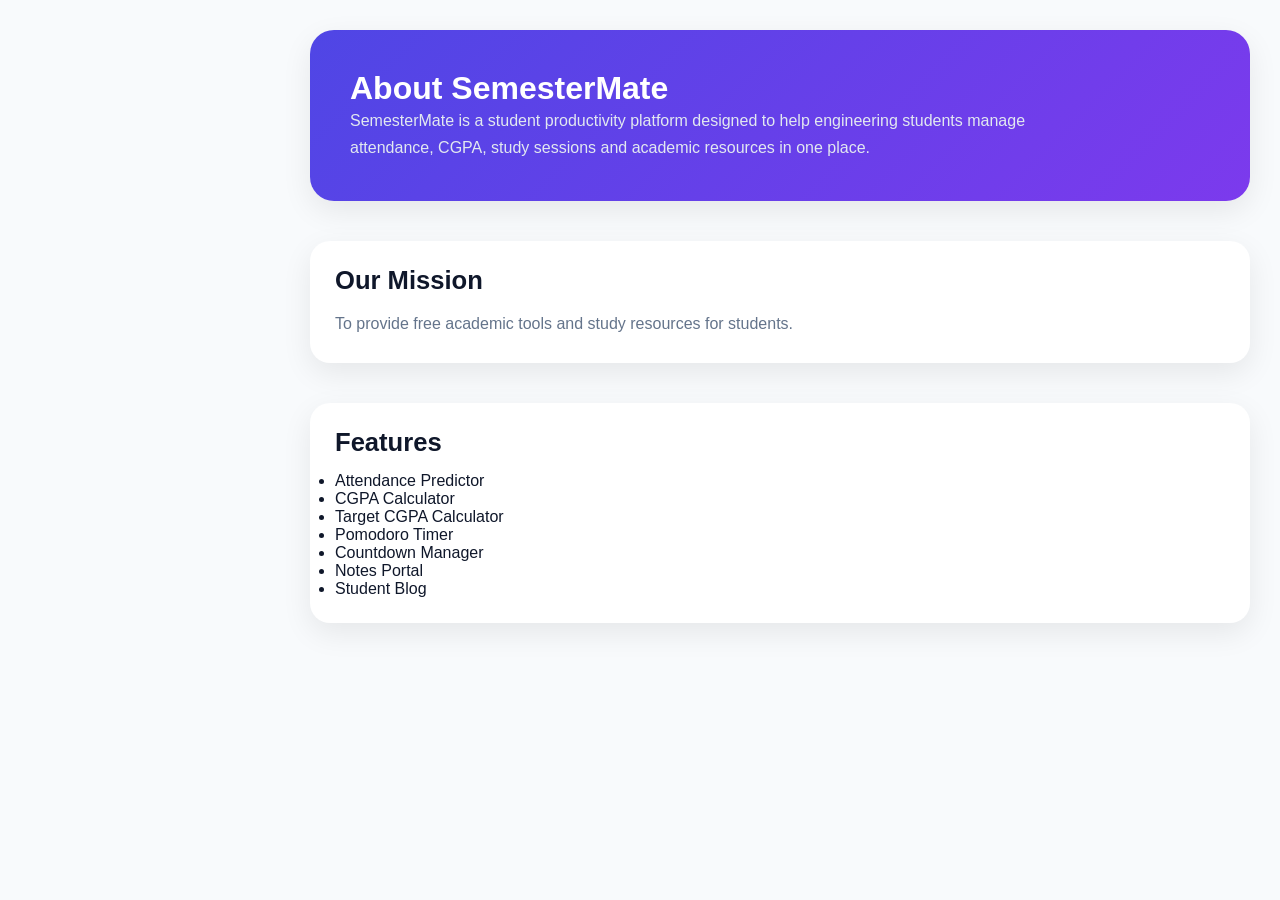
<file: pages/about.html>
<!DOCTYPE html>
<html lang="en">

<head>

<meta charset="UTF-8">
<meta name="viewport" content="width=device-width, initial-scale=1.0">

<title>About - SemesterMate</title>

<link rel="stylesheet" href="../css/style.css">
<link rel="stylesheet" href="../css/dashboard.css">
<link rel="stylesheet" href="../css/responsive.css">

</head>

<body>

<div class="main-content">

<section>

<div class="hero-card">

<h1>About SemesterMate</h1>

<p>

SemesterMate is a student productivity platform
designed to help engineering students manage
attendance, CGPA, study sessions and academic
resources in one place.

</p>

</div>

</section>

<section>

<div class="tool-card">

<h2>Our Mission</h2>

<p>

To provide free academic tools and study
resources for students.

</p>

</div>

</section>

<section>

<div class="tool-card">

<h2>Features</h2>

<ul>

<li>Attendance Predictor</li>

<li>CGPA Calculator</li>

<li>Target CGPA Calculator</li>

<li>Pomodoro Timer</li>

<li>Countdown Manager</li>

<li>Notes Portal</li>

<li>Student Blog</li>

</ul>

</div>

</section>

</div>

</body>
</html>
</file>
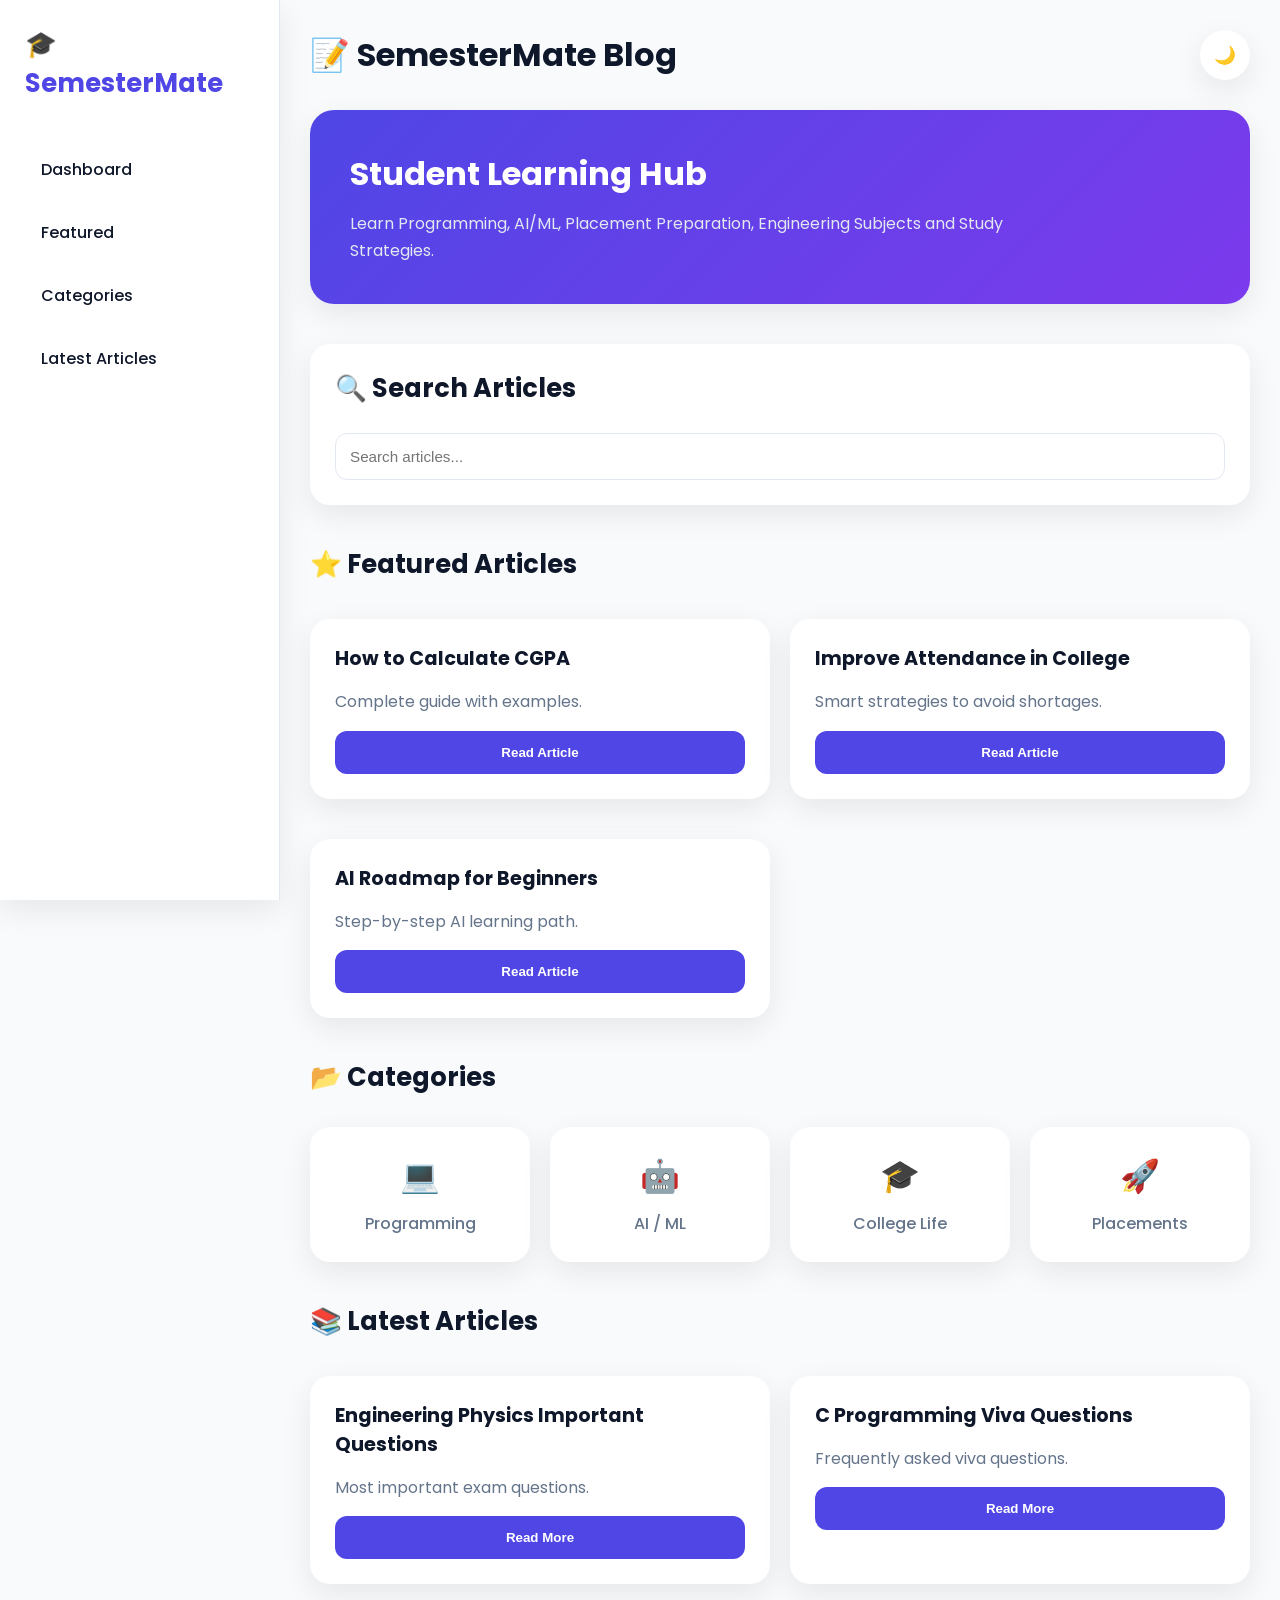
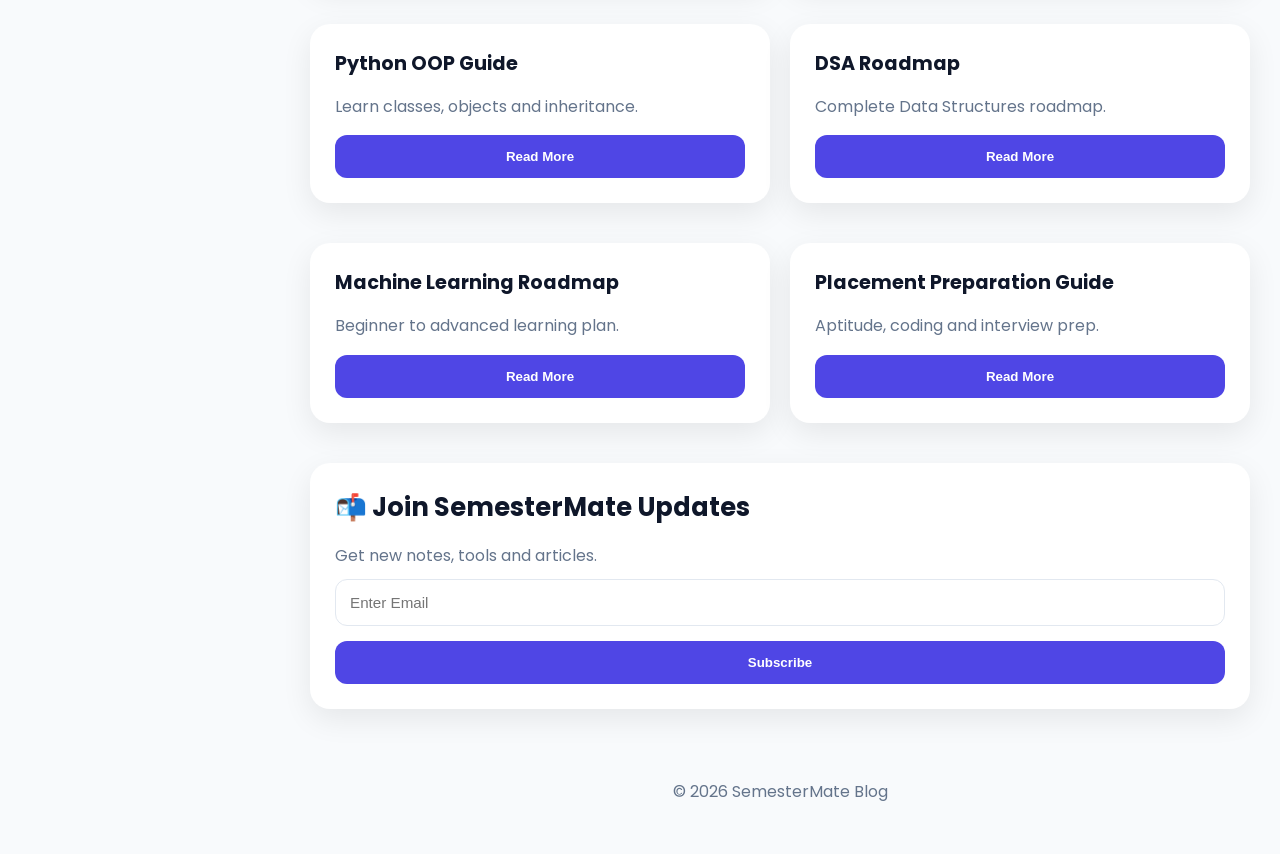
<file: pages/blog.html>
<!DOCTYPE html>
<html lang="en">

<head>

<meta charset="UTF-8">

<meta
name="viewport"
content="width=device-width, initial-scale=1.0">

<title>
SemesterMate Blog
</title>

<meta
name="description"
content="Student blog covering CGPA, Attendance, Programming, AI/ML, Placement Preparation and Engineering Notes">

<meta
name="keywords"
content="CGPA Calculator, Attendance Calculator, Engineering Notes, AI, ML, Python, C++, DSA">

<link
rel="stylesheet"
href="../css/style.css">

<link
rel="stylesheet"
href="../css/dashboard.css">

<link
rel="stylesheet"
href="../css/responsive.css">

<link
href="https://fonts.googleapis.com/css2?family=Poppins:wght@300;400;500;600;700&display=swap"
rel="stylesheet">

</head>

<body>

<!-- Sidebar -->

<aside class="sidebar">

    <div class="logo">

        🎓 SemesterMate

    </div>

    <ul>

        <li>
            <a href="../index.html">

            Dashboard

            </a>
        </li>

        <li>
            <a href="#featured">

            Featured

            </a>
        </li>

        <li>
            <a href="#categories">

            Categories

            </a>
        </li>

        <li>
            <a href="#latest">

            Latest Articles

            </a>
        </li>

    </ul>

</aside>

<div class="sidebar-overlay"></div>

<!-- Main -->

<main class="main-content">

<header class="topbar">

    <button
    id="mobileMenuBtn"
    class="mobile-menu-btn">

    ☰

    </button>

    <h1>

    📝 SemesterMate Blog

    </h1>

    <button
    id="themeToggle">

    🌙

    </button>

</header>

<!-- Hero -->

<section>

    <div class="hero-card">

        <h2>

        Student Learning Hub

        </h2>

        <p>

        Learn Programming, AI/ML,
        Placement Preparation,
        Engineering Subjects and
        Study Strategies.

        </p>

    </div>

</section>

<!-- Search -->

<section>

    <div class="tool-card">

        <h2>

        🔍 Search Articles

        </h2>

        <input
        type="text"
        id="blogSearch"
        placeholder="Search articles...">

    </div>

</section>

<!-- Featured -->

<section id="featured">

    <h2>

    ⭐ Featured Articles

    </h2>

    <div class="tool-grid">

        <div class="tool-card">

            <h3>

            How to Calculate CGPA

            </h3>

            <p>

            Complete guide with examples.

            </p>

            <button>

            Read Article

            </button>

        </div>

        <div class="tool-card">

            <h3>

            Improve Attendance in College

            </h3>

            <p>

            Smart strategies to avoid shortages.

            </p>

            <button>

            Read Article

            </button>

        </div>

        <div class="tool-card">

            <h3>

            AI Roadmap for Beginners

            </h3>

            <p>

            Step-by-step AI learning path.

            </p>

            <button>

            Read Article

            </button>

        </div>

    </div>

</section>

<!-- Categories -->

<section id="categories">

    <h2>

    📂 Categories

    </h2>

    <div class="stats">

        <div class="stat-card">
            <h3>💻</h3>
            <p>Programming</p>
        </div>

        <div class="stat-card">
            <h3>🤖</h3>
            <p>AI / ML</p>
        </div>

        <div class="stat-card">
            <h3>🎓</h3>
            <p>College Life</p>
        </div>

        <div class="stat-card">
            <h3>🚀</h3>
            <p>Placements</p>
        </div>

    </div>

</section>

<!-- Latest Articles -->

<section id="latest">

    <h2>

    📚 Latest Articles

    </h2>

    <div class="tool-grid">

        <div class="tool-card">

            <h3>
            Engineering Physics Important Questions
            </h3>

            <p>
            Most important exam questions.
            </p>

            <button>
            Read More
            </button>

        </div>

        <div class="tool-card">

            <h3>
            C Programming Viva Questions
            </h3>

            <p>
            Frequently asked viva questions.
            </p>

            <button>
            Read More
            </button>

        </div>

        <div class="tool-card">

            <h3>
            Python OOP Guide
            </h3>

            <p>
            Learn classes, objects and inheritance.
            </p>

            <button>
            Read More
            </button>

        </div>

        <div class="tool-card">

            <h3>
            DSA Roadmap
            </h3>

            <p>
            Complete Data Structures roadmap.
            </p>

            <button>
            Read More
            </button>

        </div>

        <div class="tool-card">

            <h3>
            Machine Learning Roadmap
            </h3>

            <p>
            Beginner to advanced learning plan.
            </p>

            <button>
            Read More
            </button>

        </div>

        <div class="tool-card">

            <h3>
            Placement Preparation Guide
            </h3>

            <p>
            Aptitude, coding and interview prep.
            </p>

            <button>
            Read More
            </button>

        </div>

    </div>

</section>

<!-- Newsletter -->

<section>

    <div class="tool-card">

        <h2>

        📬 Join SemesterMate Updates

        </h2>

        <p>

        Get new notes, tools and articles.

        </p>

        <input
        type="email"
        placeholder="Enter Email">

        <button>

        Subscribe

        </button>

    </div>

</section>

<footer class="footer">

    © 2026 SemesterMate Blog

</footer>

</main>

<script src="../js/theme.js"></script>

</body>

</html>
</file>
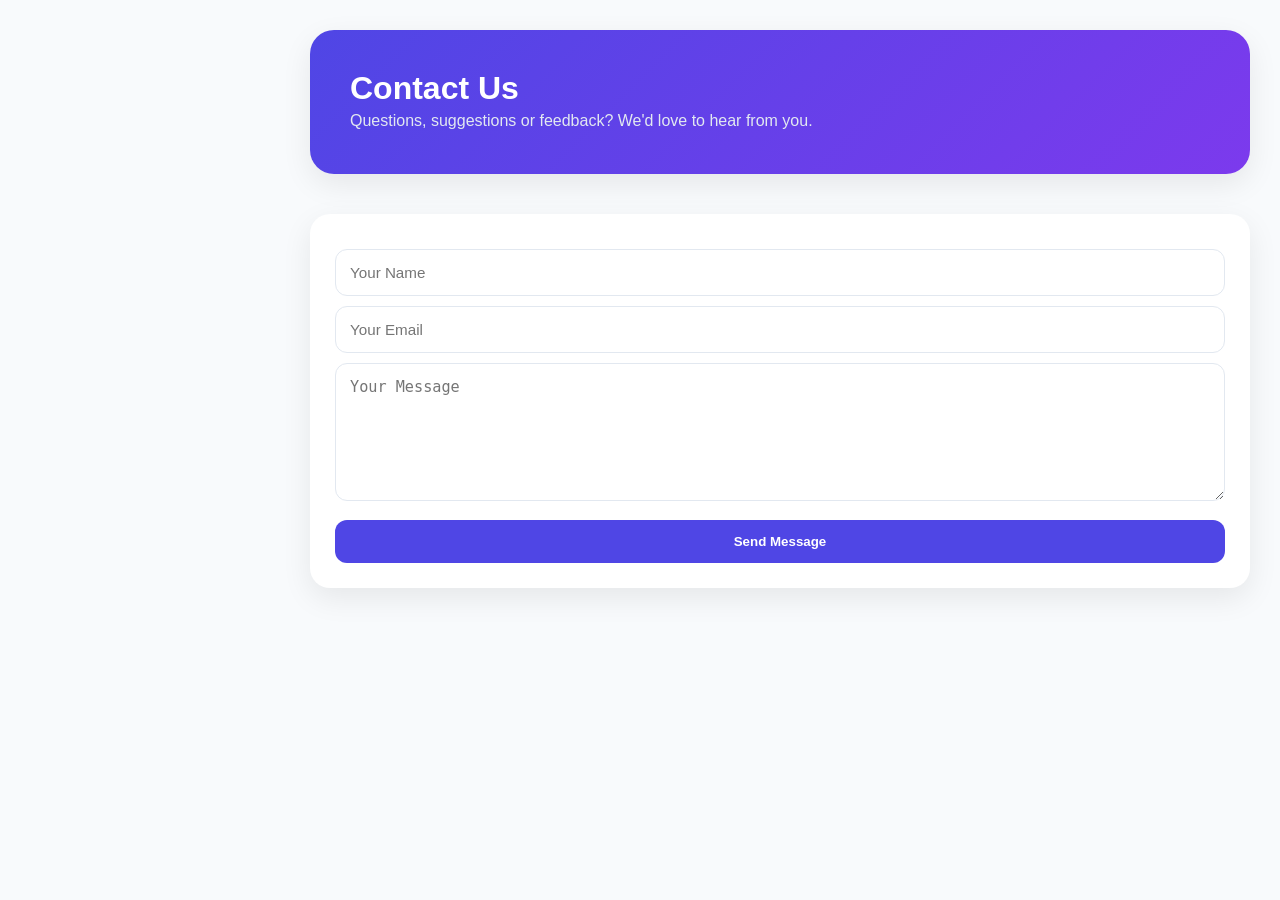
<file: pages/contact.html>
<!DOCTYPE html>
<html lang="en">

<head>

<meta charset="UTF-8">
<meta name="viewport" content="width=device-width, initial-scale=1.0">

<title>Contact - SemesterMate</title>

<link rel="stylesheet" href="../css/style.css">
<link rel="stylesheet" href="../css/dashboard.css">
<link rel="stylesheet" href="../css/responsive.css">

</head>

<body>

<div class="main-content">

<section>

<div class="hero-card">

<h1>Contact Us</h1>

<p>

Questions, suggestions or feedback?
We'd love to hear from you.

</p>

</div>

</section>

<section>

<div class="tool-card">

<input
type="text"
placeholder="Your Name">

<input
type="email"
placeholder="Your Email">

<textarea
rows="6"
placeholder="Your Message"></textarea>

<button>

Send Message

</button>

</div>

</section>

</div>

</body>
</html>
</file>
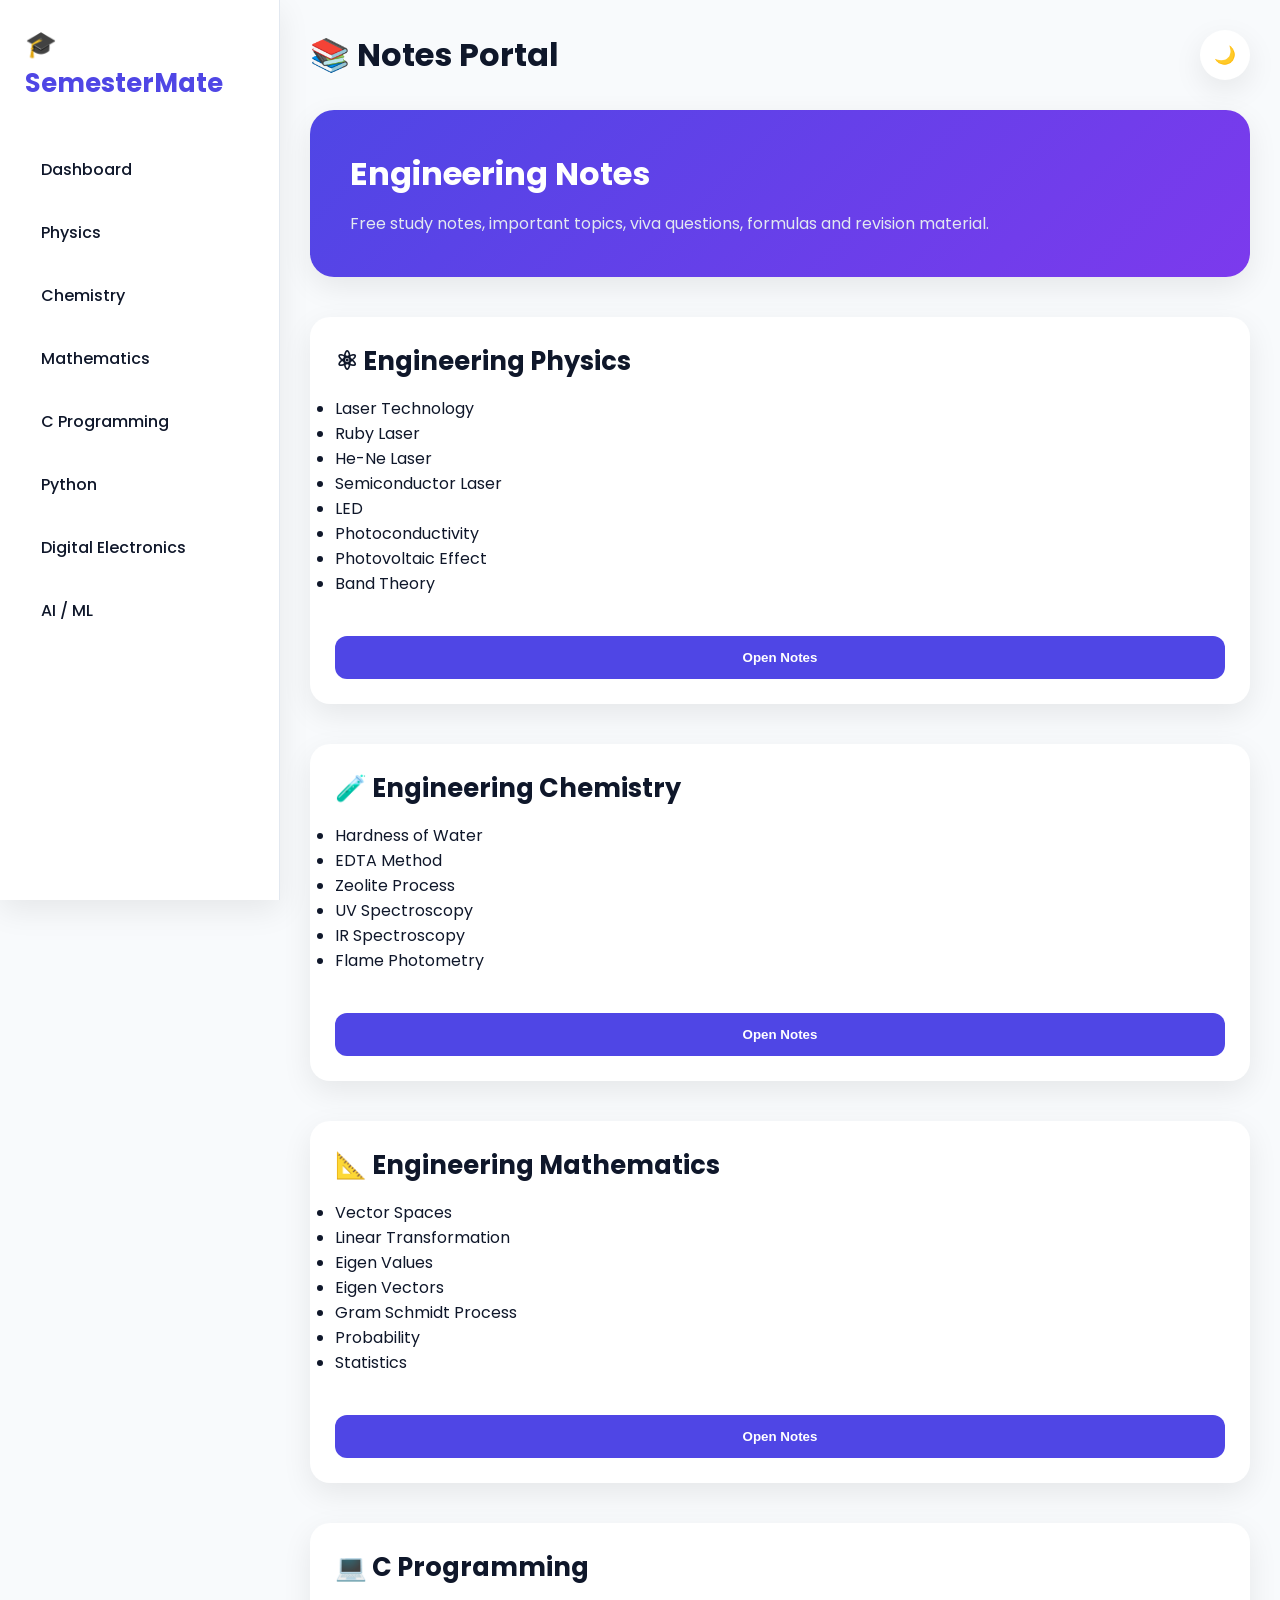
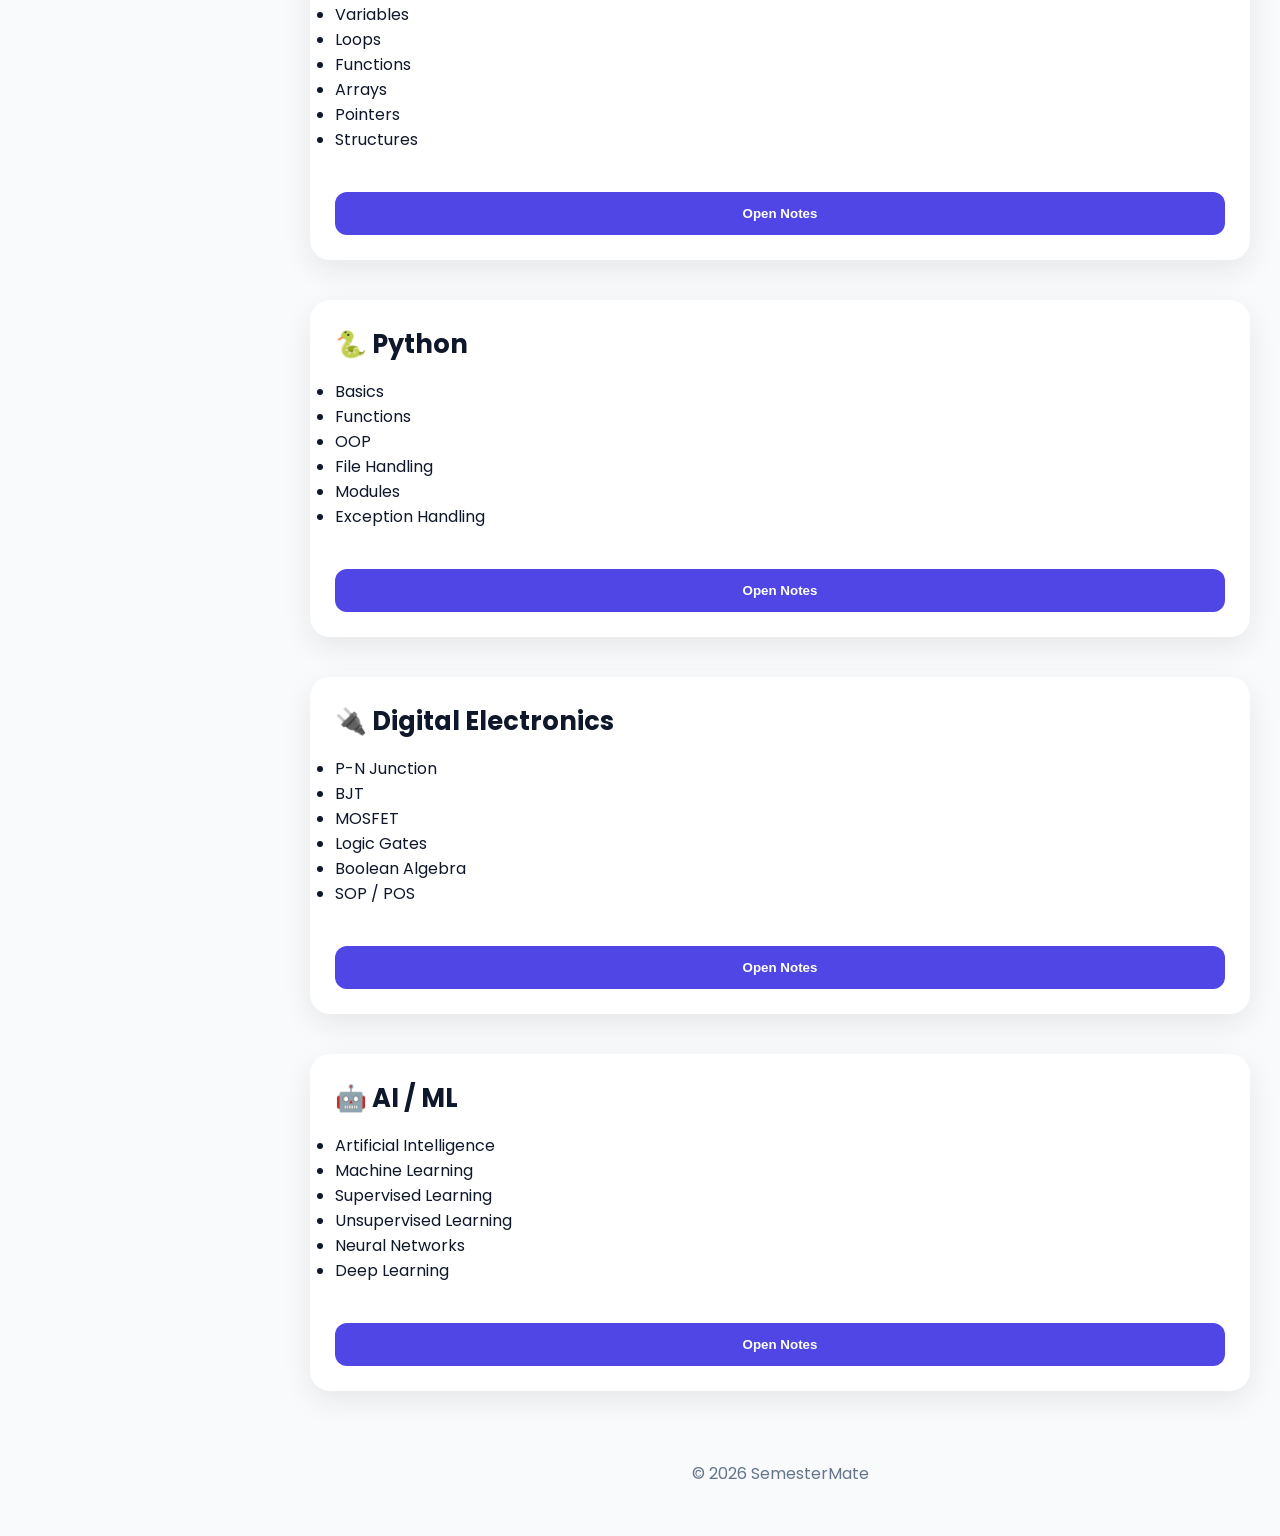
<file: pages/notes.html>
<!DOCTYPE html>
<html lang="en">

<head>

<meta charset="UTF-8">

<meta
name="viewport"
content="width=device-width, initial-scale=1.0">

<title>
SemesterMate Notes Portal
</title>

<meta
name="description"
content="Engineering Notes for Physics, Chemistry, Mathematics, C Programming, Python, Digital Electronics and AI/ML">

<link
rel="stylesheet"
href="../css/style.css">

<link
rel="stylesheet"
href="../css/dashboard.css">

<link
rel="stylesheet"
href="../css/responsive.css">

<link
href="https://fonts.googleapis.com/css2?family=Poppins:wght@300;400;500;600;700&display=swap"
rel="stylesheet">

</head>

<body>

<!-- Sidebar -->

<aside class="sidebar">

    <div class="logo">

        🎓 SemesterMate

    </div>

    <ul>

        <li>
            <a href="../index.html">

            Dashboard

            </a>
        </li>

        <li>
            <a href="#physics">

            Physics

            </a>
        </li>

        <li>
            <a href="#chemistry">

            Chemistry

            </a>
        </li>

        <li>
            <a href="#maths">

            Mathematics

            </a>
        </li>

        <li>
            <a href="#cprogramming">

            C Programming

            </a>
        </li>

        <li>
            <a href="#python">

            Python

            </a>
        </li>

        <li>
            <a href="#digital">

            Digital Electronics

            </a>
        </li>

        <li>
            <a href="#aiml">

            AI / ML

            </a>
        </li>

    </ul>

</aside>

<div class="sidebar-overlay"></div>

<!-- Main -->

<main class="main-content">

<header class="topbar">

    <button
    id="mobileMenuBtn"
    class="mobile-menu-btn">

    ☰

    </button>

    <h1>

    📚 Notes Portal

    </h1>

    <button
    id="themeToggle">

    🌙

    </button>

</header>

<!-- Hero -->

<section>

    <div class="hero-card">

        <h2>

        Engineering Notes

        </h2>

        <p>

        Free study notes, important topics,
        viva questions, formulas and revision material.

        </p>

    </div>

</section>

<!-- Physics -->

<section id="physics">

    <div class="tool-card">

        <h2>

        ⚛ Engineering Physics

        </h2>

        <ul>

            <li>Laser Technology</li>

            <li>Ruby Laser</li>

            <li>He-Ne Laser</li>

            <li>Semiconductor Laser</li>

            <li>LED</li>

            <li>Photoconductivity</li>

            <li>Photovoltaic Effect</li>

            <li>Band Theory</li>

        </ul>

        <br>

        <button>

        Open Notes

        </button>

    </div>

</section>

<!-- Chemistry -->

<section id="chemistry">

    <div class="tool-card">

        <h2>

        🧪 Engineering Chemistry

        </h2>

        <ul>

            <li>Hardness of Water</li>

            <li>EDTA Method</li>

            <li>Zeolite Process</li>

            <li>UV Spectroscopy</li>

            <li>IR Spectroscopy</li>

            <li>Flame Photometry</li>

        </ul>

        <br>

        <button>

        Open Notes

        </button>

    </div>

</section>

<!-- Maths -->

<section id="maths">

    <div class="tool-card">

        <h2>

        📐 Engineering Mathematics

        </h2>

        <ul>

            <li>Vector Spaces</li>

            <li>Linear Transformation</li>

            <li>Eigen Values</li>

            <li>Eigen Vectors</li>

            <li>Gram Schmidt Process</li>

            <li>Probability</li>

            <li>Statistics</li>

        </ul>

        <br>

        <button>

        Open Notes

        </button>

    </div>

</section>

<!-- C Programming -->

<section id="cprogramming">

    <div class="tool-card">

        <h2>

        💻 C Programming

        </h2>

        <ul>

            <li>Variables</li>

            <li>Loops</li>

            <li>Functions</li>

            <li>Arrays</li>

            <li>Pointers</li>

            <li>Structures</li>

        </ul>

        <br>

        <button>

        Open Notes

        </button>

    </div>

</section>

<!-- Python -->

<section id="python">

    <div class="tool-card">

        <h2>

        🐍 Python

        </h2>

        <ul>

            <li>Basics</li>

            <li>Functions</li>

            <li>OOP</li>

            <li>File Handling</li>

            <li>Modules</li>

            <li>Exception Handling</li>

        </ul>

        <br>

        <button>

        Open Notes

        </button>

    </div>

</section>

<!-- Digital Electronics -->

<section id="digital">

    <div class="tool-card">

        <h2>

        🔌 Digital Electronics

        </h2>

        <ul>

            <li>P-N Junction</li>

            <li>BJT</li>

            <li>MOSFET</li>

            <li>Logic Gates</li>

            <li>Boolean Algebra</li>

            <li>SOP / POS</li>

        </ul>

        <br>

        <button>

        Open Notes

        </button>

    </div>

</section>

<!-- AIML -->

<section id="aiml">

    <div class="tool-card">

        <h2>

        🤖 AI / ML

        </h2>

        <ul>

            <li>Artificial Intelligence</li>

            <li>Machine Learning</li>

            <li>Supervised Learning</li>

            <li>Unsupervised Learning</li>

            <li>Neural Networks</li>

            <li>Deep Learning</li>

        </ul>

        <br>

        <button>

        Open Notes

        </button>

    </div>

</section>

<footer class="footer">

    © 2026 SemesterMate

</footer>

</main>

<script src="../js/theme.js"></script>

</body>

</html>
</file>
<file: css/style.css>
/* ==================================
   SEMESTERMATE V3 - GLOBAL STYLES
================================== */

:root{

    --bg:#f8fafc;
    --card:#ffffff;
    --text:#0f172a;
    --secondary:#64748b;

    --primary:#4f46e5;
    --primary-hover:#4338ca;

    --border:#e2e8f0;

    --success:#10b981;
    --warning:#f59e0b;
    --danger:#ef4444;

    --shadow:
    0 10px 30px rgba(0,0,0,0.08);

}

/* ==================================
   DARK MODE VARIABLES
================================== */

body.dark{

    --bg:#0f172a;

    --card:#1e293b;

    --text:#f8fafc;

    --secondary:#cbd5e1;

    --border:#334155;

    --shadow:
    0 10px 30px rgba(0,0,0,0.35);

}

/* ==================================
   RESET
================================== */

*{

    margin:0;
    padding:0;
    box-sizing:border-box;

}

html{

    scroll-behavior:smooth;

}

body{

    font-family:'Poppins',sans-serif;

    background:var(--bg);

    color:var(--text);

    transition:.3s ease;

}

/* ==================================
   LINKS
================================== */

a{

    text-decoration:none;

    color:inherit;

}

/* ==================================
   BUTTONS
================================== */

button{

    border:none;

    outline:none;

    cursor:pointer;

    transition:.3s ease;

}

.primary-btn{

    background:var(--primary);

    color:white;

    padding:14px 22px;

    border-radius:12px;

    font-weight:600;

}

.primary-btn:hover{

    background:var(--primary-hover);

    transform:translateY(-2px);

}

/* ==================================
   INPUTS
================================== */

input,
select,
textarea{

    width:100%;

    padding:14px;

    border-radius:12px;

    border:1px solid var(--border);

    background:transparent;

    color:var(--text);

    font-size:.95rem;

    margin-top:10px;

}

input:focus,
select:focus,
textarea:focus{

    outline:none;

    border-color:var(--primary);

}

/* ==================================
   GLASS CARD
================================== */

.glass{

    background:rgba(255,255,255,0.08);

    backdrop-filter:blur(16px);

    -webkit-backdrop-filter:blur(16px);

    border:1px solid rgba(255,255,255,0.1);

}

/* ==================================
   COMMON CARD
================================== */

.card{

    background:var(--card);

    border-radius:20px;

    padding:25px;

    box-shadow:var(--shadow);

}

/* ==================================
   SECTION
================================== */

section{

    margin-bottom:40px;

}

/* ==================================
   HEADINGS
================================== */

h1{

    font-size:2rem;

    font-weight:700;

}

h2{

    font-size:1.6rem;

    margin-bottom:15px;

}

h3{

    font-size:1.2rem;

}

p{

    color:var(--secondary);

    line-height:1.7;

}

/* ==================================
   TOOL CARD
================================== */

.tool-card{

    background:var(--card);

    padding:25px;

    border-radius:20px;

    box-shadow:var(--shadow);

    margin-top:20px;

}

.tool-card button{

    width:100%;

    margin-top:15px;

    padding:14px;

    border-radius:12px;

    background:var(--primary);

    color:white;

    font-weight:600;

}

.tool-card button:hover{

    background:var(--primary-hover);

}

/* ==================================
   RESULTS
================================== */

.result-box{

    margin-top:20px;

    padding:15px;

    border-radius:12px;

    background:
    rgba(79,70,229,.08);

}

/* ==================================
   PROGRESS BAR
================================== */

.progress-container{

    width:100%;

    height:20px;

    background:#dbeafe;

    border-radius:999px;

    overflow:hidden;

    margin:15px 0;

}

.progress-bar{

    height:100%;

    width:0%;

    background:var(--primary);

    transition:1s ease;

}

/* ==================================
   SCROLLBAR
================================== */

::-webkit-scrollbar{

    width:10px;

}

::-webkit-scrollbar-track{

    background:var(--bg);

}

::-webkit-scrollbar-thumb{

    background:var(--primary);

    border-radius:10px;

}

/* ==================================
   ANIMATIONS
================================== */

@keyframes fadeIn{

    from{

        opacity:0;
        transform:translateY(20px);

    }

    to{

        opacity:1;
        transform:translateY(0);

    }

}

.fade-in{

    animation:fadeIn .6s ease;

}
</file>
<file: css/dashboard.css>
/* ==================================
   SEMESTERMATE V3 DASHBOARD
================================== */

/* ==================================
   APP LAYOUT
================================== */

body{

    display:flex;

    min-height:100vh;

}

/* ==================================
   SIDEBAR
================================== */

.sidebar{

    width:280px;

    min-height:100vh;

    background:var(--card);

    border-right:1px solid var(--border);

    position:fixed;

    left:0;
    top:0;

    padding:25px;

    box-shadow:var(--shadow);

    z-index:1000;

}

.logo{

    font-size:1.6rem;

    font-weight:700;

    color:var(--primary);

    margin-bottom:40px;

}

/* ==================================
   SIDEBAR MENU
================================== */

.sidebar ul{

    list-style:none;

}

.sidebar ul li{

    margin-bottom:10px;

}

.sidebar ul li a{

    display:flex;

    align-items:center;

    padding:14px 16px;

    border-radius:12px;

    transition:.3s ease;

    color:var(--text);

    font-weight:500;

}

.sidebar ul li a:hover{

    background:rgba(79,70,229,.08);

    color:var(--primary);

    transform:translateX(5px);

}

/* ==================================
   MAIN CONTENT
================================== */

.main-content{

    margin-left:280px;

    width:calc(100% - 280px);

    padding:30px;

}

/* ==================================
   TOPBAR
================================== */

.topbar{

    display:flex;

    justify-content:space-between;

    align-items:center;

    margin-bottom:30px;

}

.topbar h1{

    font-size:2rem;

}

#themeToggle{

    width:50px;
    height:50px;

    border-radius:50%;

    background:var(--card);

    color:var(--text);

    box-shadow:var(--shadow);

    font-size:1.1rem;

}

/* ==================================
   HERO CARD
================================== */

.hero-card{

    background:
    linear-gradient(
    135deg,
    var(--primary),
    #7c3aed
    );

    color:white;

    padding:40px;

    border-radius:24px;

    box-shadow:var(--shadow);

}

.hero-card h2{

    color:white;

    margin-bottom:12px;

    font-size:2rem;

}

.hero-card p{

    color:#e2e8f0;

    max-width:700px;

}

/* ==================================
   STATS SECTION
================================== */

.stats{

    margin-top:30px;

    display:grid;

    grid-template-columns:
    repeat(auto-fit,minmax(220px,1fr));

    gap:20px;

}

.stat-card{

    background:var(--card);

    border-radius:20px;

    padding:25px;

    text-align:center;

    box-shadow:var(--shadow);

    transition:.3s ease;

}

.stat-card:hover{

    transform:translateY(-6px);

}

.stat-card h3{

    font-size:2rem;

    margin-bottom:10px;

}

.stat-card p{

    font-weight:500;

}

/* ==================================
   TOOL SECTIONS
================================== */

.tool-section{

    margin-top:50px;

}

.tool-section h2{

    margin-bottom:15px;

}

/* ==================================
   TOOL GRID
================================== */

.tool-grid{

    display:grid;

    grid-template-columns:
    repeat(auto-fit,minmax(350px,1fr));

    gap:20px;

}

/* ==================================
   TOOL CARD
================================== */

.tool-card{

    background:var(--card);

    padding:25px;

    border-radius:20px;

    box-shadow:var(--shadow);

    transition:.3s ease;

}

.tool-card:hover{

    transform:translateY(-4px);

}

.tool-card h3{

    margin-bottom:15px;

}

/* ==================================
   QUICK ACTION BUTTONS
================================== */

.quick-actions{

    display:flex;

    gap:15px;

    flex-wrap:wrap;

    margin-top:25px;

}

.quick-actions button{

    padding:12px 18px;

    border-radius:12px;

    background:var(--primary);

    color:white;

    font-weight:600;

}

.quick-actions button:hover{

    background:var(--primary-hover);

}

/* ==================================
   RESULT BOX
================================== */

.result-box{

    margin-top:20px;

    padding:18px;

    border-radius:14px;

    background:
    rgba(79,70,229,.08);

}

.result-box p{

    margin-bottom:8px;

}

/* ==================================
   DASHBOARD TABLE
================================== */

.table-container{

    overflow-x:auto;

    margin-top:20px;

}

table{

    width:100%;

    border-collapse:collapse;

    background:var(--card);

    border-radius:15px;

    overflow:hidden;

}

table th{

    background:var(--primary);

    color:white;

    padding:14px;

    text-align:left;

}

table td{

    padding:14px;

    border-bottom:
    1px solid var(--border);

}

/* ==================================
   FOOTER
================================== */

.footer{

    margin-top:50px;

    text-align:center;

    color:var(--secondary);

    padding:20px;

}

/* ==================================
   GLASS HERO OPTION
================================== */

.glass-hero{

    background:
    rgba(255,255,255,.08);

    backdrop-filter:blur(18px);

    border:
    1px solid rgba(255,255,255,.1);

}
</file>
<file: css/responsive.css>
/* ==================================
   SEMESTERMATE V3 RESPONSIVE.CSS
================================== */

/* ==================================
   LARGE LAPTOPS
================================== */

@media (max-width: 1200px){

    .tool-grid{

        grid-template-columns:
        repeat(auto-fit,minmax(300px,1fr));

    }

}

/* ==================================
   TABLETS
================================== */

@media (max-width: 992px){

    .sidebar{

        width:220px;

    }

    .main-content{

        margin-left:220px;

        width:calc(100% - 220px);

        padding:20px;

    }

    .hero-card{

        padding:30px;

    }

    .hero-card h2{

        font-size:1.8rem;

    }

    .topbar h1{

        font-size:1.7rem;

    }

}

/* ==================================
   MOBILE SIDEBAR
================================== */

@media (max-width: 768px){

    body{

        display:block;

    }

    .sidebar{

        position:fixed;

        left:-280px;

        top:0;

        width:280px;

        transition:.3s ease;

        z-index:9999;

    }

    .sidebar.active{

        left:0;

    }

    .main-content{

        width:100%;

        margin-left:0;

        padding:15px;

    }

    .topbar{

        flex-wrap:wrap;

        gap:15px;

    }

    .topbar h1{

        font-size:1.4rem;

        width:100%;

    }

    .hero-card{

        padding:25px;

    }

    .hero-card h2{

        font-size:1.5rem;

    }

    .stats{

        grid-template-columns:
        repeat(2,1fr);

        gap:15px;

    }

    .tool-grid{

        grid-template-columns:1fr;

    }

    .tool-card{

        padding:20px;

    }

    input,
    select,
    textarea{

        font-size:16px;
    }

    button{

        min-height:48px;

    }

}

/* ==================================
   SMALL PHONES
================================== */

@media (max-width: 576px){

    .logo{

        font-size:1.3rem;

    }

    .hero-card{

        border-radius:18px;

    }

    .hero-card h2{

        font-size:1.3rem;

    }

    .hero-card p{

        font-size:.95rem;

    }

    .stats{

        grid-template-columns:1fr;

    }

    .stat-card{

        padding:18px;

    }

    .stat-card h3{

        font-size:1.7rem;

    }

    .tool-card{

        padding:18px;

    }

    h2{

        font-size:1.3rem;

    }

}

/* ==================================
   EXTRA SMALL DEVICES
================================== */

@media (max-width: 400px){

    .main-content{

        padding:10px;

    }

    .hero-card{

        padding:18px;

    }

    .tool-card{

        padding:15px;

    }

    #themeToggle{

        width:42px;
        height:42px;

        font-size:.9rem;

    }

}

/* ==================================
   MOBILE MENU BUTTON
================================== */

.mobile-menu-btn{

    display:none;

}

@media (max-width:768px){

    .mobile-menu-btn{

        display:flex;

        align-items:center;

        justify-content:center;

        width:50px;
        height:50px;

        border:none;

        border-radius:12px;

        background:var(--primary);

        color:white;

        font-size:1.3rem;

        cursor:pointer;

    }

}

/* ==================================
   SIDEBAR OVERLAY
================================== */

.sidebar-overlay{

    display:none;

}

@media (max-width:768px){

    .sidebar-overlay{

        position:fixed;

        inset:0;

        background:rgba(0,0,0,.5);

        z-index:9998;

    }

    .sidebar-overlay.active{

        display:block;

    }

}

/* ==================================
   RESPONSIVE TABLES
================================== */

@media (max-width:768px){

    table{

        font-size:.9rem;

    }

    table th,
    table td{

        padding:10px;

    }

}

/* ==================================
   RESPONSIVE RESULT BOXES
================================== */

@media (max-width:576px){

    .result-box{

        font-size:.95rem;

        padding:12px;

    }

}
</file>
